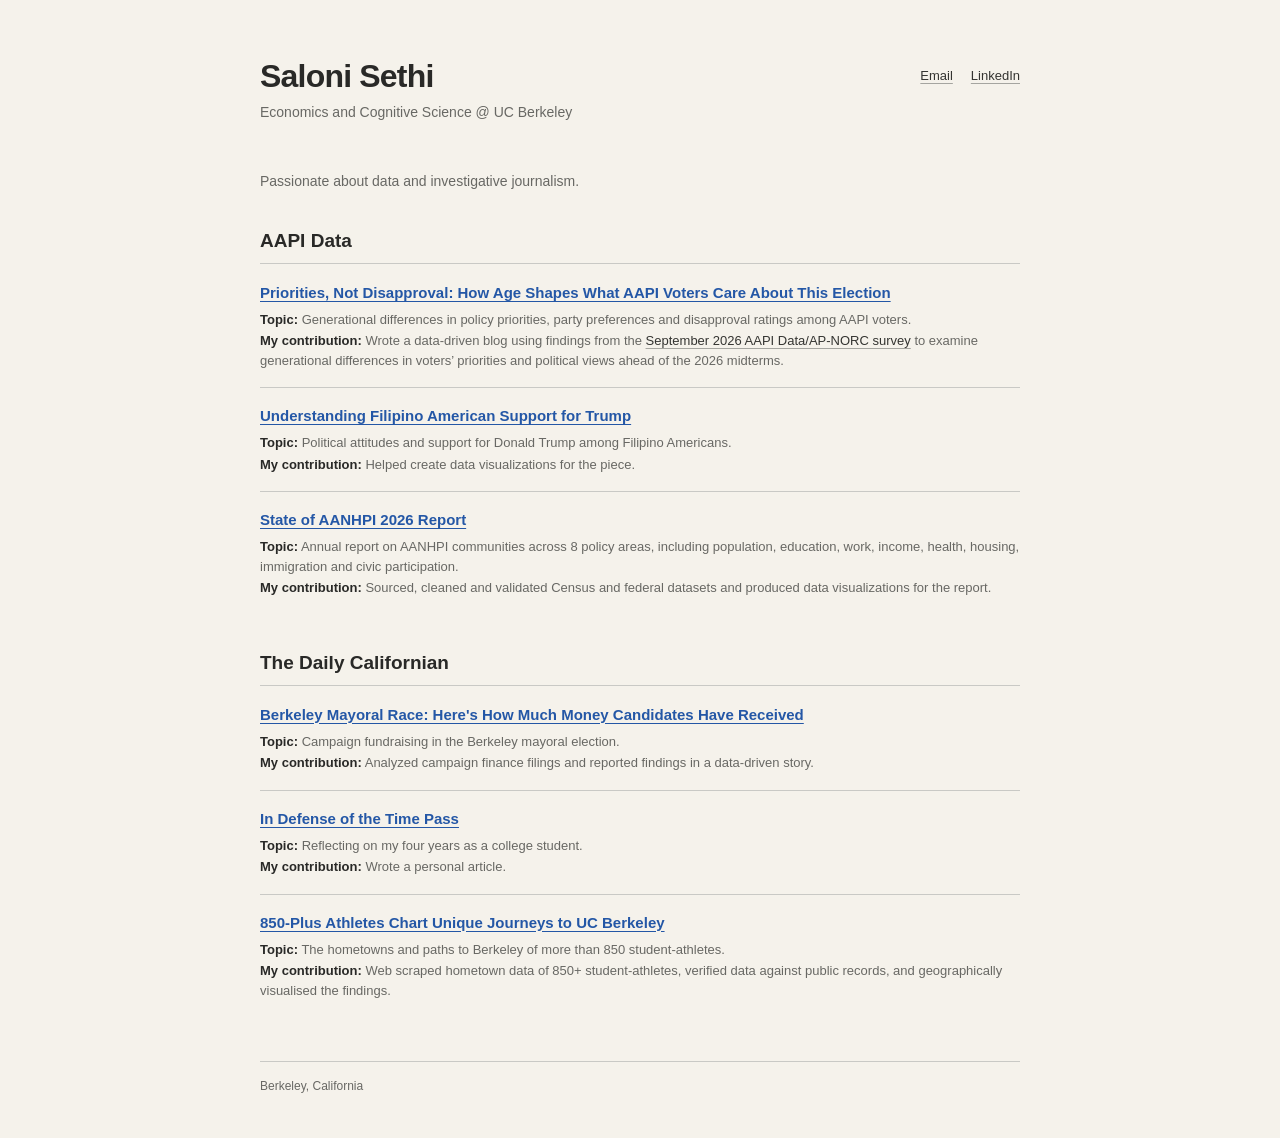
<file: index.html>
<!doctype html>
<html lang="en">
<head>
  <meta charset="utf-8">
  <meta name="viewport" content="width=device-width, initial-scale=1">
  <meta name="description" content="Selected reporting, research and data visualization by Saloni Sethi.">
  <title>Saloni Sethi</title>
  <link rel="stylesheet" href="style.css">
</head>
<body>
  <main class="page">
    <header class="site-header">
      <div>
        <h1>Saloni Sethi</h1>
        <p class="degree">Economics and Cognitive Science @ UC Berkeley</p>
      </div>
      <nav class="contact" aria-label="Contact links">
        <a href="mailto:saloni.1sethi@gmail.com">Email</a>
        <a href="https://www.linkedin.com/in/saloni-sethi720" target="_blank" rel="noreferrer">LinkedIn</a>
      </nav>
    </header>

    <p class="intro">Passionate about data and investigative journalism.</p>

    <section class="work-section">
      <h2>AAPI Data</h2>

      <article class="work-item">
        <h3><a href="https://aapidata.com/blog/priorities-not-disapproval-how-age-shapes-what-aapi-voters-care-about-this-election/" target="_blank" rel="noreferrer">Priorities, Not Disapproval: How Age Shapes What AAPI Voters Care About This Election</a></h3>
        <p class="detail"><strong>Topic:</strong> Generational differences in policy priorities, party preferences and disapproval ratings among AAPI voters.</p>
        <p class="detail"><strong>My contribution:</strong> Wrote a data-driven blog using findings from the <a href="https://aapidata.com/surveys/aapi-data-ap-norc-survey-october-2026" target="_blank" rel="noreferrer">September 2026 AAPI Data/AP-NORC survey</a> to examine generational differences in voters’ priorities and political views ahead of the 2026 midterms.</p>
      </article>

      <article class="work-item">
        <h3><a href="https://aapidata.com/blog/understanding-filipino-american-support-for-trump" target="_blank" rel="noreferrer">Understanding Filipino American Support for Trump</a></h3>
        <p class="detail"><strong>Topic:</strong> Political attitudes and support for Donald Trump among Filipino Americans.</p>
        <p class="detail"><strong>My contribution:</strong> Helped create data visualizations for the piece.</p>
      </article>

      <article class="work-item">
        <h3><a href="https://aapidata.com/featured/state-of-aanhpis-report-2026/#findings-demo" target="_blank" rel="noreferrer">State of AANHPI 2026 Report</a></h3>
        <p class="detail"><strong>Topic:</strong> Annual report on AANHPI communities across 8 policy areas, including population, education, work, income, health, housing, immigration and civic participation.</p>
        <p class="detail"><strong>My contribution:</strong> Sourced, cleaned and validated Census and federal datasets and produced data visualizations for the report.</p>
      </article>
    </section>

    <section class="work-section">
      <h2>The Daily Californian</h2>

      <article class="work-item">
        <h3><a href="https://www.dailycal.org/news/city/elections/berkeley-mayoral-race-here-s-how-much-money-candidates-have-received/article_59c3276c-9a37-11ef-8876-6bbfaab91cd0.html" target="_blank" rel="noreferrer">Berkeley Mayoral Race: Here's How Much Money Candidates Have Received</a></h3>
        <p class="detail"><strong>Topic:</strong> Campaign fundraising in the Berkeley mayoral election.</p>
        <p class="detail"><strong>My contribution:</strong> Analyzed campaign finance filings and reported findings in a data-driven story.</p>
      </article>

      <article class="work-item">
        <h3><a href="https://www.dailycal.org/in-defense-of-the-time-pass/article_cc01be90-e2e9-4aae-90ae-5d564c767280.html" target="_blank" rel="noreferrer">In Defense of the Time Pass</a></h3>
        <p class="detail"><strong>Topic:</strong> Reflecting on my four years as a college student.</p>
        <p class="detail"><strong>My contribution:</strong> Wrote a personal article.</p>
      </article>

      <article class="work-item">
        <h3><a href="https://www.dailycal.org/projects/campus/850-plus-athletes-chart-unique-journeys-to-uc-berkeley/article_7583424e-1a75-4bae-b1a7-0040a3320d02.html" target="_blank" rel="noreferrer">850-Plus Athletes Chart Unique Journeys to UC Berkeley</a></h3>
        <p class="detail"><strong>Topic:</strong> The hometowns and paths to Berkeley of more than 850 student-athletes.</p>
        <p class="detail"><strong>My contribution:</strong> Web scraped hometown data of 850+ student-athletes, verified data against public records, and geographically visualised the findings.</p>
      </article>
    </section>

    <footer>Berkeley, California</footer>
  </main>
</body>
</html>
</file>
<file: style.css>
* {
  box-sizing: border-box;
}

:root {
  --background: #f5f2eb;
  --text: #292927;
  --muted: #686864;
  --rule: #c9c9c5;
  --link: #343431;
}

html {
  background: var(--background);
}

body {
  margin: 0;
  background: var(--background);
  color: var(--text);
  font-family: Helvetica, Arial, sans-serif;
  font-size: 15px;
  line-height: 1.55;
  -webkit-font-smoothing: antialiased;
}

.page {
  width: min(760px, calc(100% - 48px));
  margin: 0 auto;
  padding: 58px 0 42px;
}

.site-header {
  display: flex;
  align-items: flex-start;
  justify-content: space-between;
  gap: 24px;
}

h1 {
  margin: 0;
  font-size: 32px;
  line-height: 1.15;
  font-weight: 600;
  letter-spacing: -0.8px;
}

.degree {
  margin: 7px 0 0;
  color: var(--muted);
  font-size: 14px;
}

.contact {
  display: flex;
  gap: 18px;
  padding-top: 8px;
  white-space: nowrap;
  font-size: 13px;
}

a {
  color: var(--link);
  text-decoration: underline;
  text-decoration-color: #a5a5a0;
  text-underline-offset: 3px;
}

a:hover {
  text-decoration-color: currentColor;
}

.intro {
  margin: 48px 0 36px;
  color: var(--muted);
  font-size: 14px;
}

.work-section {
  margin: 0 0 36px;
}

h2 {
  margin: 0 0 18px;
  padding-bottom: 9px;
  border-bottom: 1px solid var(--rule);
  font-size: 19px;
  line-height: 1.3;
  font-weight: 600;
}

.work-item {
  padding: 0 0 17px;
  margin: 0 0 17px;
  border-bottom: 1px solid var(--rule);
}

.work-item:last-child {
  border-bottom: 0;
}

h3 {
  margin: 0 0 7px;
  font-size: 15px;
  line-height: 1.4;
  font-weight: 600;
}

h3 a {
  color: #2457a6;
  text-decoration: underline;
  text-decoration-color: #2457a6;
  text-underline-offset: 3px;
}

h3 a:hover {
  text-decoration: underline;
}

.detail {
  margin: 0;
  font-size: 13px;
  line-height: 1.5;
  color: var(--muted);
}

.detail + .detail {
  margin-top: 2px;
}

.detail strong {
  color: var(--text);
  font-weight: 600;
}

footer {
  margin-top: 44px;
  padding-top: 15px;
  border-top: 1px solid var(--rule);
  color: var(--muted);
  font-size: 12px;
}

@media (max-width: 560px) {
  .page {
    width: min(100% - 36px, 760px);
    padding-top: 36px;
  }

  .site-header {
    flex-direction: column;
    gap: 12px;
  }

  h1 {
    font-size: 29px;
  }

  .contact {
    padding-top: 0;
  }

  .intro {
    margin-top: 36px;
  }
}
</file>
